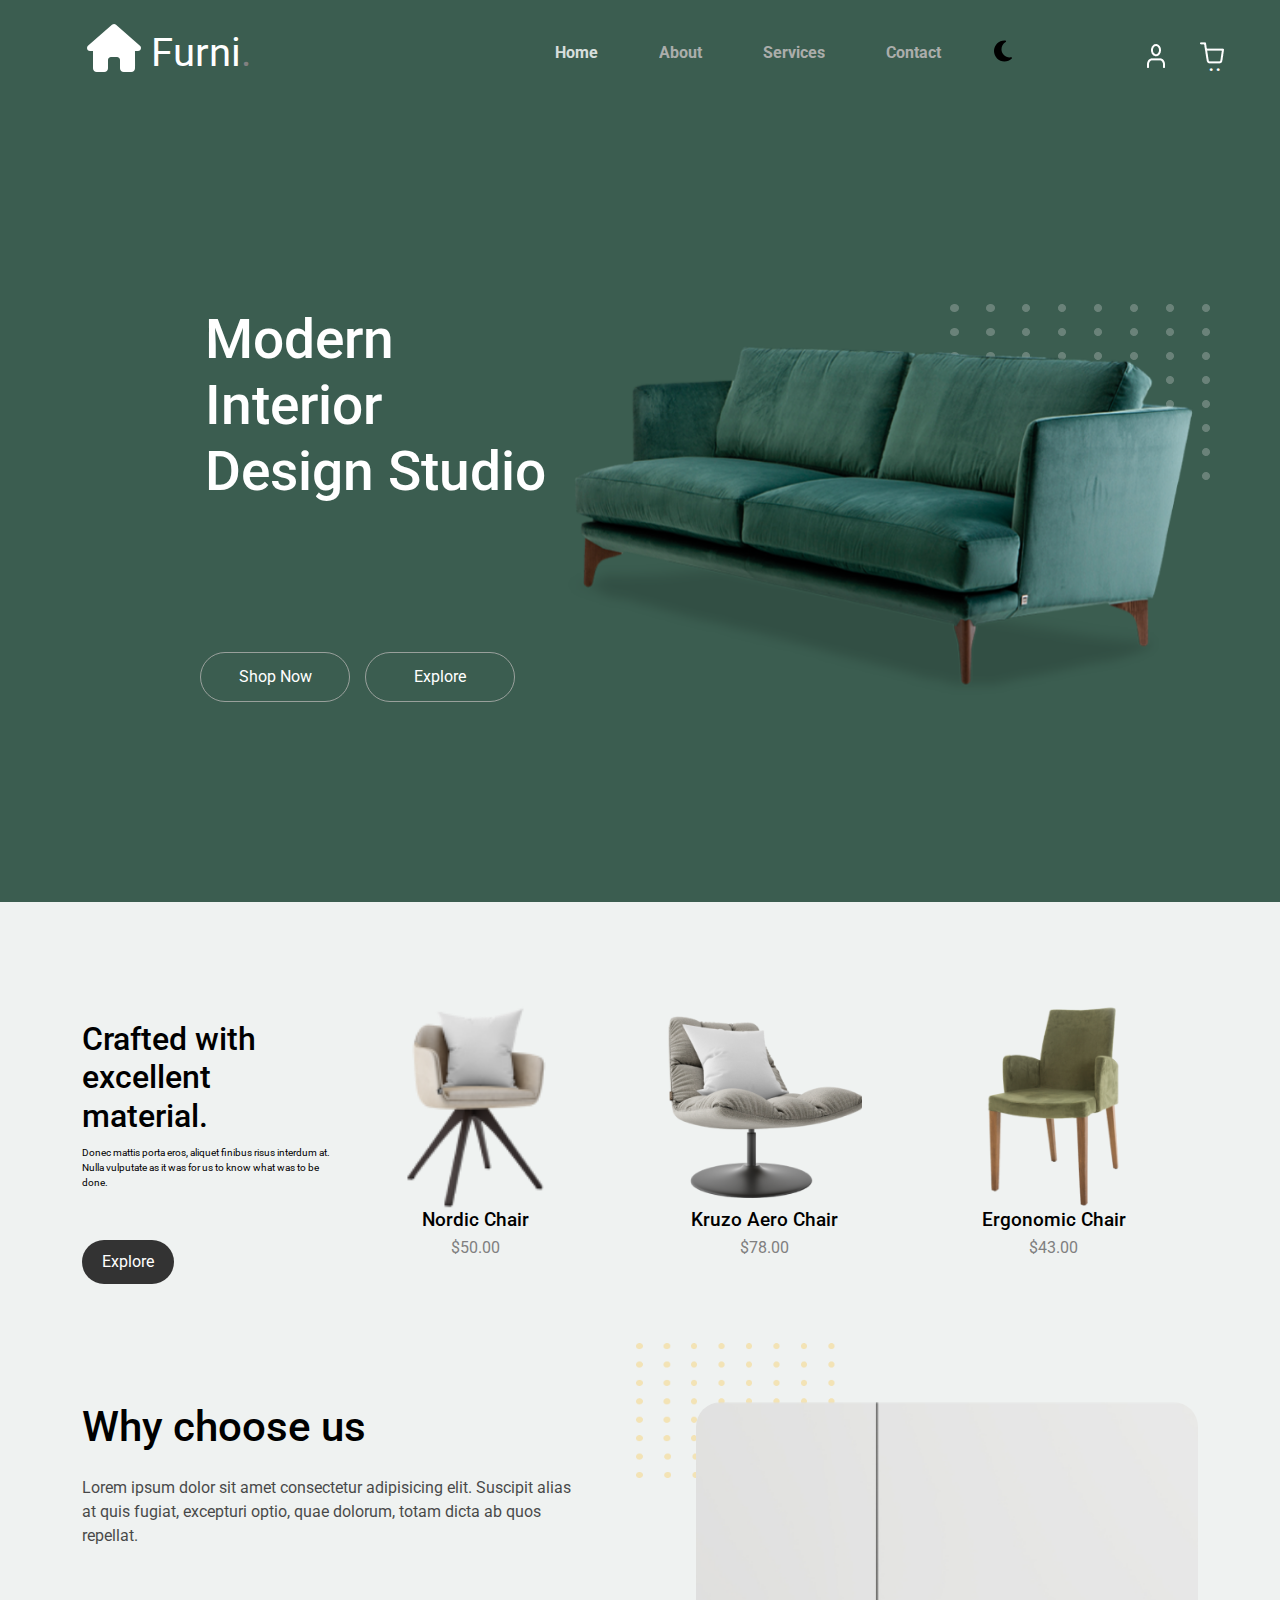
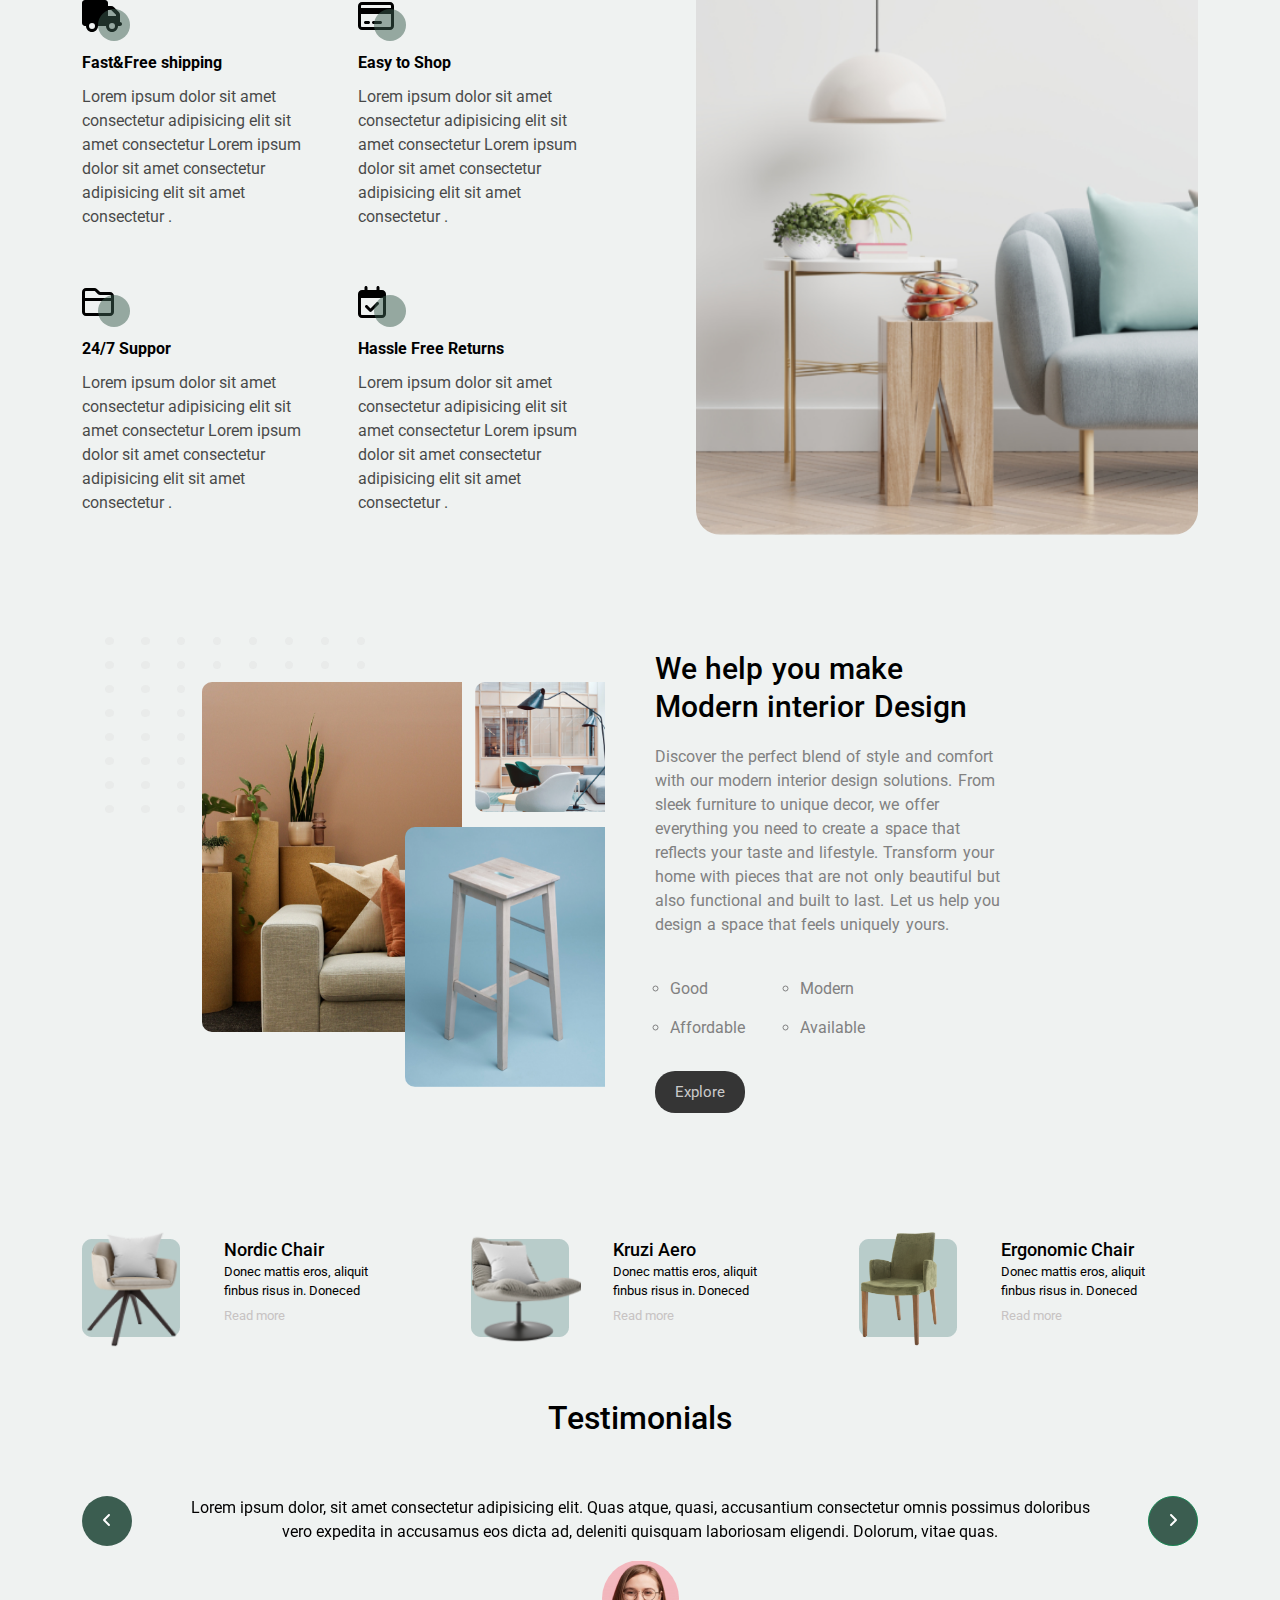
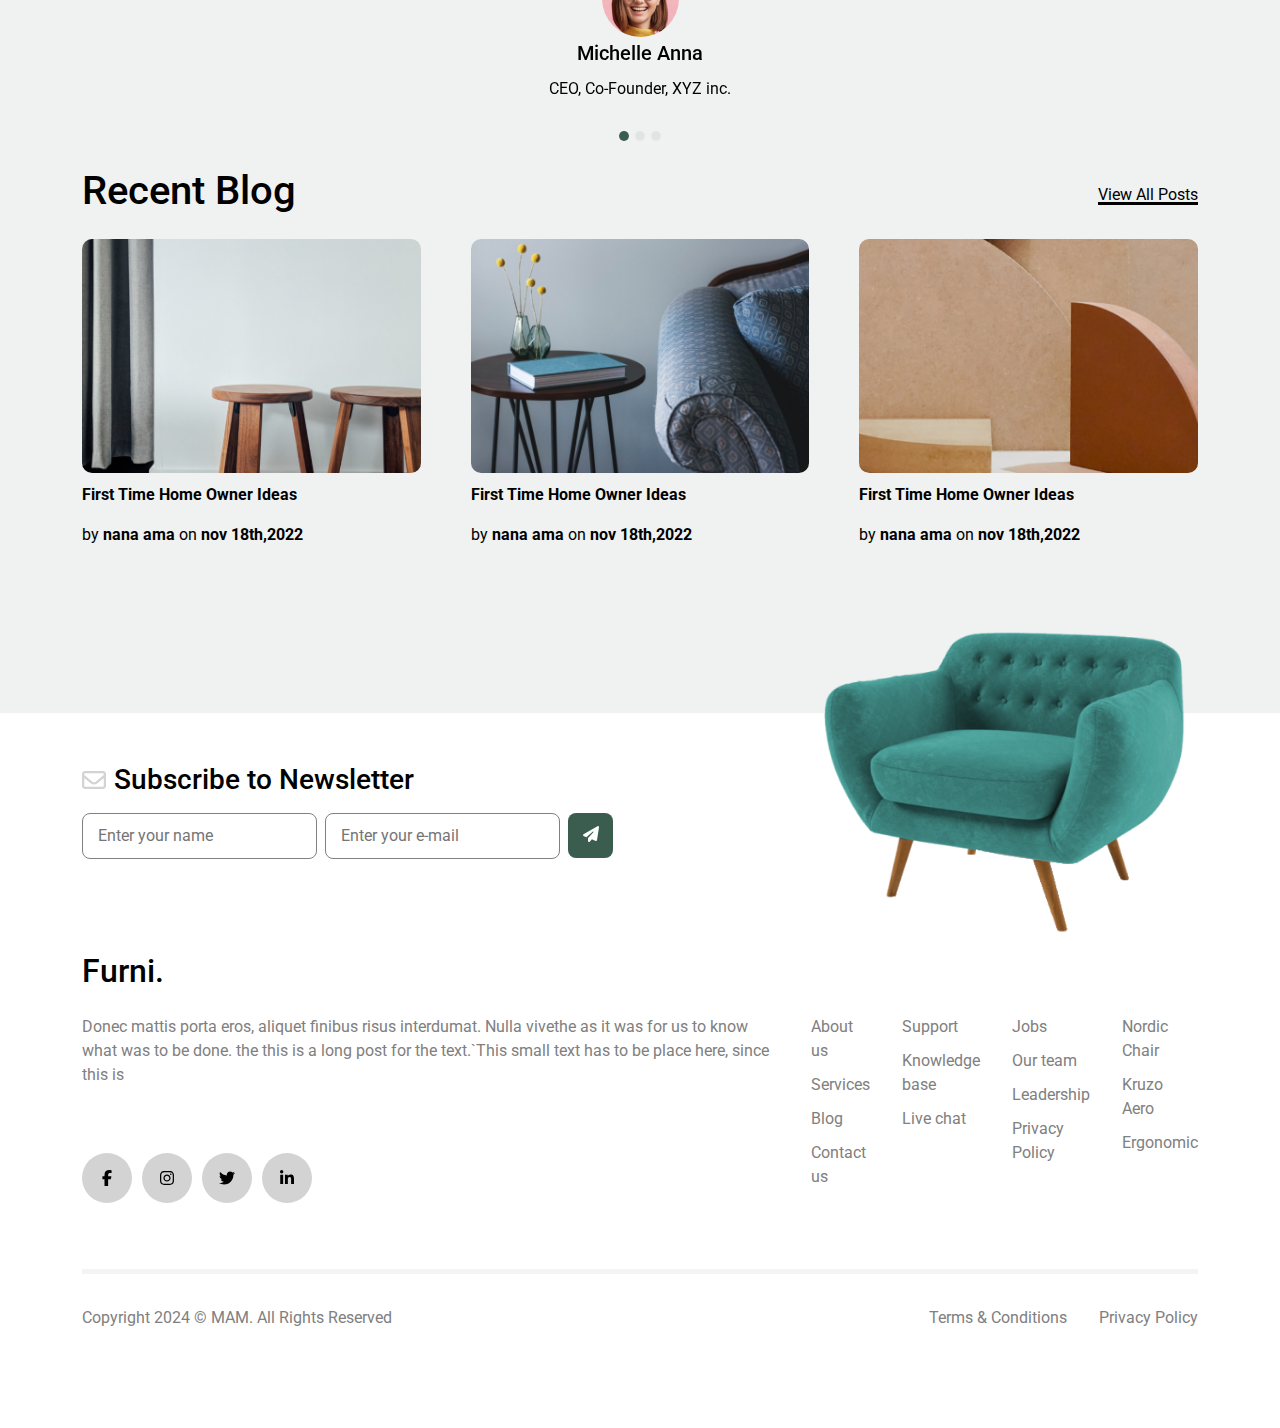
<file: index.html>
<!DOCTYPE html>
<html lang="en">
  <head>
    <meta charset="UTF-8" />
    <meta name="viewport" content="width=device-width, initial-scale=1.0" />
    <title>Furni.</title>
    <link rel="icon" href="./imgs/logooo.png" />
    <!-- FontAwesome -->
    <link rel="stylesheet" href="./css/all.min.css" />
    <!-- Bootstrap -->
    <link rel="stylesheet" href="./css/bootstrap.min.css" />
    <!-- Roboto Font -->
    <link rel="preconnect" href="https://fonts.googleapis.com" />
    <link rel="preconnect" href="https://fonts.gstatic.com" crossorigin />
    <link
      href="https://fonts.googleapis.com/css2?family=Roboto:ital,wght@0,100;0,300;0,400;0,500;0,700;0,900;1,100;1,300;1,400;1,500;1,700;1,900&display=swap"
      rel="stylesheet"
    />
    <!-- Project CSS -->
    <link rel="stylesheet" href="./css/global.css" />
    <link rel="stylesheet" href="./css/hero.css" />
    <link rel="stylesheet" href="./css/products.css" />
    <link rel="stylesheet" href="./css/about-us.css" />
    <link rel="stylesheet" href="./css/features.css" />
    <link rel="stylesheet" href="./css/testamonial.css" />
    <link rel="stylesheet" href="./css/blog.css" />
    <link rel="stylesheet" href="./css/contact.css" />
    <link rel="stylesheet" href="./css/footer.css" />
  </head>

  <body class="">
    <!-- Hero Section -->
    <nav class="navbar navbar-expand-lg navbar-dark bg-dark" id="head-1">
      <div class="container-fluid">
        <div class="logo">
          <i class="fa-solid fa-house" id="fa2"></i>
          Furni<span>.</span>
        </div>

        <button
          class="navbar-toggler"
          type="button"
          data-bs-toggle="collapse"
          data-bs-target="#navbarNav"
          aria-controls="navbarNav"
          aria-expanded="false"
          aria-label="Toggle navigation"
        >
          <span class="navbar-toggler-icon"></span>
        </button>

        <div class="collapse navbar-collapse" id="navbarNav">
          <ul class="navbar-nav ms-auto">
            <li class="nav-item">
              <a class="nav-link active" aria-current="page" href="#">Home</a>
            </li>
            <li class="nav-item">
              <a class="nav-link" href="#about">About</a>
            </li>
            <li class="nav-item">
              <a class="nav-link" href="#service">Services</a>
            </li>
            <li class="nav-item">
              <a class="nav-link" href="#contact">Contact</a>
            </li>
            <li class="nav-item">
              <i
                onclick="ToggleDarkMode()"
                style="
                  cursor: pointer;
                  color: var(--main-text-color);
                  font-size: 24px;
                "
                class="fa-solid fa-moon"
              ></i>
            </li>
            <li class="nav-item">
              <div class="icons1">
                <img class="one" src="imgs/Vector-1.png" alt="" />
                <img class="two" src="imgs/Vector-2.png" alt="" />
                <img class="three" src="imgs/Vector.png" alt="" />
                <div class="dot">..</div>
              </div>
            </li>
          </ul>
        </div>
      </div>
    </nav>

    <section class="header-section">
      <div class="text-header">
        <h1>Modern Interior Design Studio</h1>
        <div class="buttons">
          <button class="first-button">Shop Now</button>
          <button class="second-button">Explore</button>
        </div>
      </div>
      <div class="photos">
        <img class="background" src="imgs/Dotted.png" alt="Notfound!" />
        <img class="sofa" src="imgs/couch 1.png" alt="Notfound!" />
      </div>
    </section>
    <div class="container">
      <!-- Products Section -->
      <section class="products-section">
        <div class="content">
          <h1>Crafted with excellent material.</h1>
          <p>
            Donec mattis porta eros, aliquet finibus risus interdum at. Nulla
            vulputate as it was for us to know what was to be done.
          </p>
          <button class="button">Explore</button>
        </div>
        <div class="product" onclick="showProductName('Nordic Chair')">
          <img src="./imgs/product-1-1.png" alt="Nordic Chair" />
          <div class="product-footer">
            <h3>Nordic Chair</h3>
            <p>$50.00</p>
          </div>
          <div class="add-to-cart">+</div>
        </div>
        <div class="product" onclick="showProductName('Kruzo Aero Chair')">
          <img src="./imgs/product-2.png" alt="Kruzo Aero Chair" />
          <div class="product-footer">
            <h3>Kruzo Aero Chair</h3>
            <p>$78.00</p>
            <div class="add-to-cart">+</div>
          </div>
        </div>
        <div class="product" onclick="showProductName('Ergonomic Chair')">
          <img src="./imgs/product-3.png" alt="Ergonomic Chair" />
          <div class="product-footer">
            <h3>Ergonomic Chair</h3>
            <p>$43.00</p>
            <div class="add-to-cart">+</div>
          </div>
        </div>
      </section>

      <!-- About Section -->
      <section class="about-us-section" id="about">
        <div class="flex-content">
          <div class="text-content">
            <div class="title">
              <h1>Why choose us</h1>
              <div class="opasity">
                Lorem ipsum dolor sit amet consectetur adipisicing elit.
                Suscipit alias at quis fugiat, excepturi optio, quae dolorum,
                totam dicta ab quos repellat.
              </div>
            </div>
            <div class="grid-items">
              <div class="item" id="item1">
                <div class="totalicon">
                  <i class="fa-solid fa-truck"></i>
                  <div class="circul"></div>
                </div>
                <b>Fast&Free shipping</b>

                <div class="opasity">
                  Lorem ipsum dolor sit amet consectetur adipisicing elit sit
                  amet consectetur Lorem ipsum dolor sit amet consectetur
                  adipisicing elit sit amet consectetur .
                </div>
              </div>
              <div class="item" id="item2">
                <div class="totalicon">
                  <i class="fa-regular fa-credit-card"></i>
                  <div class="circul"></div>
                </div>
                <b>Easy to Shop</b>

                <div class="opasity">
                  Lorem ipsum dolor sit amet consectetur adipisicing elit sit
                  amet consectetur Lorem ipsum dolor sit amet consectetur
                  adipisicing elit sit amet consectetur .
                </div>
              </div>
              <div class="item" id="item3">
                <div class="totalicon">
                  <i class="fa-regular fa-folder-closed"></i>
                  <div class="circul"></div>
                </div>
                <b>24/7 Suppor</b>

                <div class="opasity">
                  Lorem ipsum dolor sit amet consectetur adipisicing elit sit
                  amet consectetur Lorem ipsum dolor sit amet consectetur
                  adipisicing elit sit amet consectetur .
                </div>
              </div>
              <div class="item" id="item4">
                <div class="totalicon">
                  <i class="fa-regular fa-calendar-check"></i>
                  <div class="circul"></div>
                </div>
                <b>Hassle Free Returns</b>

                <div class="opasity">
                  Lorem ipsum dolor sit amet consectetur adipisicing elit sit
                  amet consectetur Lorem ipsum dolor sit amet consectetur
                  adipisicing elit sit amet consectetur .
                </div>
              </div>
            </div>
          </div>

          <div class="image-container">
            <img
              class="upper-photo"
              src="./imgs/the image.png"
              alt="Upper Photo"
            />
            <img
              class="lower-photo"
              src="./imgs/Dot.png"
              alt="Background Photo"
            />
          </div>
        </div>
        <script src="js/about-us.js"></script>
      </section>

      <!-- Features Section -->
      <section id="Momen">
        <div id="photos">
          <img src="./imgs/Dotted.png" alt="" id="dots" />
          <img src="./imgs/img-grid-1 1.png" alt="" id="big-img" />
          <img src="./imgs/img-grid-2 1.png" alt="" id="small-img" />
          <img src="./imgs/img-grid-3 1.png" alt="" id="mid-img" />
        </div>
        <div id="discription">
          <h2>
            We help you make <br />
            Modern interior Design
          </h2>
          <p>
            Discover the perfect blend of style and comfort with our modern
            interior design solutions. From sleek furniture to unique decor, we
            offer everything you need to create a space that reflects your taste
            and lifestyle. Transform your home with pieces that are not only
            beautiful but also functional and built to last. Let us help you
            design a space that feels uniquely yours.
          </p>
          <ul id="example-list"></ul>
          <a href="">Explore</a>
        </div>
      </section>

      <!-- Testamonial Section -->
      <section class="testamonial-section" id="service">
        <div class="cards-container">
          <div class="item">
            <div class="image">
              <img
                src="./imgs/product-1-1.png"
                alt="chair1"
                style="height: 120px; width: 100px"
              />
            </div>
            <div class="wall">
              <img src="./imgs/Rectangle 10.png" alt="wall" />
            </div>

            <div class="text">
              <h2>Nordic Chair</h2>
              <p>Donec mattis eros, aliquit finbus risus in. Doneced</p>
              <a href="">Read more</a>
            </div>
          </div>

          <div class="item">
            <div class="image">
              <img
                src="./imgs/product-2-1.png"
                alt="chair2"
                style="height: 120px; width: 110px"
              />
            </div>
            <div class="wall">
              <img src="./imgs/Rectangle 10.png" alt="wall" />
            </div>

            <div class="text">
              <h2>Kruzi Aero</h2>
              <p>Donec mattis eros, aliquit finbus risus in. Doneced</p>
              <a href="">Read more</a>
            </div>
          </div>

          <div class="item">
            <div class="image">
              <img
                src="./imgs/product-3.png"
                alt="chair3"
                style="height: 120px; width: 80px"
              />
            </div>
            <div class="wall">
              <img src="./imgs/Rectangle 10.png" alt="wall" />
            </div>

            <div class="text">
              <h2>Ergonomic Chair</h2>
              <p>Donec mattis eros, aliquit finbus risus in. Doneced</p>
              <a href="">Read more</a>
            </div>
          </div>
        </div>
        <h2 id="testamonial-header" class="text-center w-100">Testimonials</h2>
        <div id="carouselExampleCaptions" class="carousel slide">
          <div class="carousel-indicators">
            <button
              data-bs-target="#carouselExampleCaptions"
              data-bs-slide-to="0"
              class="active rounded-circle"
              style="width: 10px; height: 10px"
              aria-current="true"
              aria-label="Slide 1"
            ></button>
            <button
              data-bs-target="#carouselExampleCaptions"
              data-bs-slide-to="1"
              class="rounded-circle"
              style="width: 10px; height: 10px"
              aria-label="Slide 2"
            ></button>
            <button
              data-bs-target="#carouselExampleCaptions"
              data-bs-slide-to="2"
              class="rounded-circle"
              style="width: 10px; height: 10px"
              aria-label="Slide 3"
            ></button>
          </div>
          <div class="carousel-inner">
            <div class="carousel-item active">
              <p class="text-center">
                Lorem ipsum dolor, sit amet consectetur adipisicing elit. Quas
                atque, quasi, accusantium consectetur omnis possimus doloribus
                vero expedita in accusamus eos dicta ad, deleniti quisquam
                laboriosam eligendi. Dolorum, vitae quas.
              </p>
              <div class="d-flex flex-column align-items-center gap-1">
                <img
                  class="rounded-circle"
                  src="./imgs/person-1 1.png"
                  alt=""
                />
                <h5>Michelle Anna</h5>
                <p>CEO, Co-Founder, XYZ inc.</p>
              </div>
            </div>
            <div class="carousel-item">
              <p class="text-center">
                Lorem ipsum dolor sit amet consectetur adipisicing elit.
                Maiores, cumque deserunt tempore aperiam itaque a. Ab
                necessitatibus tempore soluta nemo ipsum, quibusdam quia quidem
                distinctio laboriosam ut labore adipisci a.
              </p>
              <div class="d-flex flex-column align-items-center gap-1">
                <img
                  class="rounded-circle"
                  src="./imgs/person-1 1.png"
                  alt=""
                />
                <h5>Michelle Anna</h5>
                <p>CEO, Co-Founder, XYZ inc.</p>
              </div>
            </div>
            <div class="carousel-item">
              <p class="text-center">
                Lorem ipsum dolor sit amet consectetur adipisicing elit. Ipsum
                temporibus consectetur voluptas vero asperiores cupiditate
                aspernatur nesciunt, animi ullam autem suscipit voluptatum
                magnam omnis! Facilis nulla dolore et atque ipsa.
              </p>
              <div class="d-flex flex-column align-items-center gap-1">
                <img
                  class="rounded-circle"
                  src="./imgs/person-1 1.png"
                  alt=""
                />
                <h5>Michelle Anna</h5>
                <p>CEO, Co-Founder, XYZ inc.</p>
              </div>
            </div>
          </div>
          <!-- Previous Button -->
          <button
            id="carousel-back"
            class="btn rounded-circle"
            style="background-color: var(--primary-color); color: white"
            data-bs-target="#carouselExampleCaptions"
            data-bs-slide="prev"
          >
            <i class="fa-solid fa-angle-left"></i>
            <span class="visually-hidden">Previous</span>
          </button>
          <!-- Next Button -->
          <button
            id="carousel-next"
            class="btn btn-success rounded-circle"
            style="background-color: var(--primary-color); color: white"
            data-bs-target="#carouselExampleCaptions"
            data-bs-slide="next"
          >
            <i class="fa-solid fa-angle-right"></i>
            <span class="visually-hidden">Next</span>
          </button>
        </div>
      </section>

      <!-- Blogs Section -->
      <section class="blog-section">
        <div class="content">
          <h1>Recent Blog</h1>
          <a href="pics.html" target="_blank">View All Posts</a>
        </div>

        <div class="images-container">
          <div class="item" style="cursor: pointer">
            <img src="imgs/post-1 1.png" alt="post-1" />

            <div class="content">
              <p><strong>First Time Home Owner Ideas</strong></p>
              <p>
                by <strong>nana ama</strong> on <strong>nov 18th,2022</strong>
              </p>
            </div>
          </div>

          <div class="item" style="cursor: pointer">
            <img src="imgs/post-2 1.png" alt="post-2" />

            <div class="content">
              <p><strong>First Time Home Owner Ideas</strong></p>
              <p>
                by <strong>nana ama</strong> on <strong>nov 18th,2022</strong>
              </p>
            </div>
          </div>

          <div class="item" style="cursor: pointer">
            <img src="imgs/post-3 1.png" alt="post-3" />

            <div class="content">
              <p><strong>First Time Home Owner Ideas</strong></p>
              <p>
                by <strong>nana ama</strong> on <strong>nov 18th,2022</strong>
              </p>
            </div>
          </div>
        </div>
      </section>
    </div>
    <!-- Contact Section -->
    <section class="contact-section" id="contact">
      <div class="container" id="contact-section-container">
        <form id="contact-form" action="">
          <h3>
            <span><i class="fa-regular fa-envelope"></i></span>Subscribe to
            Newsletter
          </h3>
          <div class="d-flex">
            <div class="input-field">
              <input id="name" type="text" placeholder="Enter your name" />
              <span id="name-error">You must enter your name.</span>
            </div>
            <div class="input-field">
              <input id="email" type="email" placeholder="Enter your e-mail" />
              <span id="email-error">You must enter your email.</span>
            </div>
            <button type="submit">
              <i class="fa-solid fa-paper-plane"></i>
            </button>
          </div>
        </form>
        <img src="./imgs/sofa 1.png" alt="Sofa Image" />
      </div>
    </section>

    <!-- Footer -->
    <footer>
      <div class="container">
        <h2>Furni.</h2>
        <div class="menus">
          <div class="column">
            <p>
              Donec mattis porta eros, aliquet finibus risus interdumat. Nulla
              vivethe as it was for us to know what was to be done. the this is
              a long post for the text.`This small text has to be place here,
              since this is
            </p>

            <div class="social">
              <div class="item">
                <i class="fa-brands fa-facebook-f"></i>
              </div>
              <div class="item">
                <i class="fa-brands fa-instagram"></i>
              </div>
              <div class="item">
                <i class="fa-brands fa-twitter"></i>
              </div>
              <div class="item">
                <i class="fa-brands fa-linkedin-in"></i>
              </div>
            </div>
          </div>
          <ul>
            <li>About us</li>
            <li>Services</li>
            <li>Blog</li>
            <li>Contact us</li>
          </ul>
          <ul>
            <li>Support</li>
            <li>Knowledge base</li>
            <li>Live chat</li>
          </ul>
          <ul>
            <li>Jobs</li>
            <li>Our team</li>
            <li>Leadership</li>
            <li>Privacy Policy</li>
          </ul>
          <ul>
            <li>Nordic Chair</li>
            <li>Kruzo Aero</li>
            <li>Ergonomic</li>
          </ul>
        </div>
        <hr />
        <div class="copyright">
          <p>Copyright 2024 &copy; MAM. All Rights Reserved</p>
          <ul class="p-0">
            <li id="first">Terms & Conditions</li>
            <li>Privacy Policy</li>
          </ul>
        </div>
      </div>
    </footer>

    <!-- Fontawesome -->
    <script src="./js/all.min.js"></script>
    <!-- Bootstrap -->
    <script src="./js/bootstrap.min.js"></script>
    <!-- Project Javascript -->
    <script src="./js/dark-mode.js"></script>
    <script src="./js/contact.js"></script>
    <script src="./js/features.js"></script>
    <script src="./js/products-section.js"></script>
    <script src="./js/about-us.js"></script>
  </body>
</html>
</file>
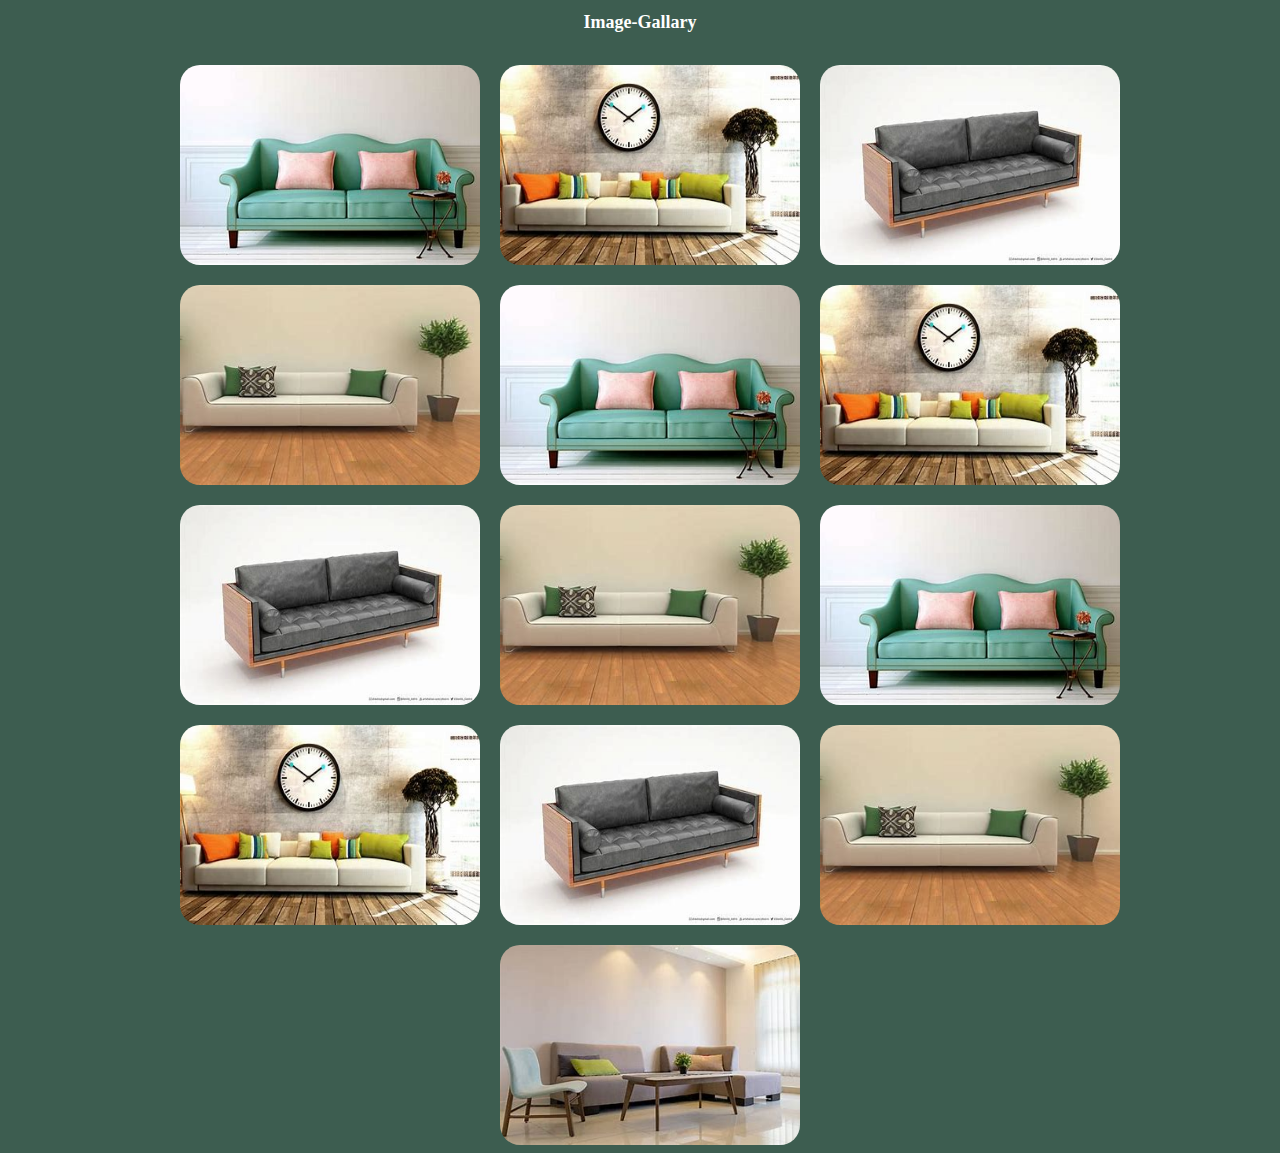
<file: pics.html>
<!DOCTYPE html>
<html lang="en">
<head>
    <meta charset="UTF-8">
    <meta name="viewport" content="width=device-width, initial-scale=1.0">
    <title>Document</title>
</head>
<body>

   <script>
    
   document.addEventListener('DOMContentLoaded', function() {
    // Create the div element
    const nameDiv = document.createElement('h1');
    nameDiv.style.color='white';
    nameDiv.textContent='Image-Gallary';
    nameDiv.className='name';
    nameDiv.style.fontSize='large';
    nameDiv.style.textAlign='center';

    const galleryDiv = document.createElement('div');
   
    galleryDiv.className = 'image-gallery';
    galleryDiv.style.display = 'flex';
    galleryDiv.style.flexWrap = 'wrap';
    galleryDiv.style.justifyContent='center'
   
   

    // Array of image sources
    const images = [
        'imgs/decor1.jpg',
        'imgs/decor2.jpg',
        'imgs/decor3.jpg',
        'imgs/decor4.jpg',
        'imgs/decor1.jpg',
        'imgs/decor2.jpg',
        'imgs/decor3.jpg',
        'imgs/decor4.jpg',
        'imgs/decor1.jpg',
        'imgs/decor2.jpg',
        'imgs/decor3.jpg',
        'imgs/decor4.jpg',
        'imgs/decor5.jpg'
    ];

    // Loop through the images array and create img elements
    images.forEach(src => {
        const img = document.createElement('img');
        img.src = src;
        img.alt = `Image ${src.split('.')[0].replace('image', '')}`;
        img.style.height='200px';
        img.style.width='300px';
        img.style.borderRadius='20px'
        img.style.marginTop='20px';
        img.style.marginLeft='20px';
        galleryDiv.appendChild(img);
    });

    // Append the gallery div to the body or any other container
    document.body.style.backgroundColor='#3d5d50';
    document.body.appendChild(nameDiv);
    document.body.appendChild(galleryDiv);
});
</script>
</body>
</html>
</file>
<file: css/global.css>
:root {
  --primary-color: #3b5d50;
  --primary-variant: #263d34;
  --main-color: #eff2f1;
  --main-text-color: black;
  --footer-bg: #fff;
}

.dark {
  --primary-color: #183217;
  --primary-variant: #2a5627;
  --main-color: #18191a;
  --main-text-color: white;
  --footer-bg: #242526;
}

* {
  margin: 0;
  padding: 0;
  box-sizing: border-box;
  font-family: "Roboto", sans-serif;
}

body {
  background-color: var(--main-color);
}

.carousel-indicators .active {
  background-color: var(--primary-color) !important;
}

.carousel-indicators button {
  background-color: #d9d9d9 !important;
}
</file>
<file: css/hero.css>
#fa2 {
  font-size: larger;
}
.header-section{
  background-color: var(--primary-color) ;
}
#head-1 {
  position: relative;
  display: flex;
  flex-wrap: wrap;
  align-items: center;
  justify-content: space-between;
  padding-top: 0px !important;
  padding-bottom: 0px !important;
  width: 100%;
  background-color: var(--primary-color) !important;
  position: sticky;
  top: 0;
  z-index: 1030;
}

.navbar > .container,
.navbar > .container-fluid,
.navbar > .container-lg,
.navbar > .container-md,
.navbar > .container-sm,
.navbar > .container-xl,
.navbar > .container-xxl {
  display: flex;
  flex-wrap: inherit;
  align-items: center;
  justify-content: space-between;
  padding: 17px;
}

.logo {
  color: white;
  font-size: 40px;
  margin-left: 70px;
}

.home {
  margin-right: 20px;
  width: 50px;
  height: 100px;
}

.logo span {
  color: grey;
}

.navbar-nav {
  display: flex;
  list-style: none;
  position: relative;
  align-items: center;
  gap: 25px;
}

.navbar-nav .nav-item {
  margin-left: 20px;
}

.navbar-nav a {
  color: rgb(199, 194, 194);
  text-decoration: none;
  opacity: 0.8;
  font-weight: bold;
}

.navbar-nav a:hover {
  color: white;
  text-decoration: underline;
  text-decoration-color: yellow;
  text-underline-offset: 7px;
  text-decoration-thickness: 3px;
  transition-duration: 0.4s;
  cursor: pointer;
}

.icons1 {
  display: flex;
  align-items: center;
  margin-left: 90px;
  color: white;
}

.icons1 .three {
  padding: 25px;
}

.icons1 .dot {
  position: relative;
  color: white;
  left: -41px;
  position: relative;
  bottom: -10px;
  font-size: 25px;
}

.icons1 .one {
  position: relative;
  top: 10px;
}

.icons1 .two {
  position: relative;
  top: -3px;
  left: -14px;
}

/* ---------------------------------------------------- */

.header-section {
  width: 100%;
  background-color: var(--primary-color) ;
  display: flex;
  padding: 140px 70px;
  justify-content: space-between;
  align-items: center;
}

.text-header {
  display: flex;
  flex-direction: column;
  padding: 40px;
  gap: 140px;
  margin: 20px;
  width: 45%;
}

.text-header h1 {
  color: white;
  font-size: 55px;
  margin-left: 75px;
}

.photos {
  display: flex;
  justify-content: flex-end;
  position: relative;
  width: 45%;
}

.background {
  position: absolute;
  right: 0px;
  top: 50px;
}

.sofa {
  z-index: 3;
  width: 130%;
  height: 500px;
}

.buttons {
  display: flex;
  margin-left: 70px;
}

.first-button,
.second-button {
  text-align: center;
  padding: 12px;
  width: 150px;
  background-color: transparent;
  color: white;
  border-radius: 45px;
  border: 1px solid rgba(199, 194, 194, 0.667);
}

.second-button {
  margin-left: 15px;
}

.first-button:hover {
  color: rgb(13, 71, 46);
  background-color: rgb(249, 249, 4);
}

.second-button:hover {
  color: rgb(13, 71, 46);
  background-color:  rgb(249, 249, 4);
}

@media (min-width: 2000px) and (max-width: 2780px){
      .sofa{
        width: 75%;
      }
      .photos{
        width: 55%;
      }
      .logo {
        
        font-size: 45px;
        margin-left: 140px;
      }
      .navbar-nav {
        gap: 50px;
      }
      .navbar-nav .nav-item {
        margin-left: 80px;
    }
    .text-header {
     
      align-items: center;
  }

}


@media (min-width: 872px) and (max-width: 1150px) {
  .text-header h1 {
    margin-left: 0px;
    font-size: 35px;
  }

  .text-header {
    padding: 15px;
  }

  .buttons {
    margin-left: 0px;
  }

  .logo {
    font-size: 30px;
    margin-left: 17px;
  }

  .icons1 {
    margin-left: 45px;
  }

  .nav-bar {
    right: -30px;
    font-size: 13px;
  }

  .head-1 {
    padding-inline: 50px;
    padding-bottom: 10px;
  }

  .sofa {
    width: 118%;
    height: 417px;
  }
}

@media (max-width: 871px) {
  .header-section {
    display: flex;
    flex-direction: column;
    padding: 5px 30px;
    justify-content: center;
    align-items: center;
  }

  .text-header {
    padding: 20px;
    gap: 40px;
  }

  .text-header h1 {
    font-size: 40px;
    margin-left: 0px;
    text-align: center;
  }

  .background {
    top: 23px;
    height: 134px;
  }

  .sofa {
    width: 100%;
    height: 330px;
  }

  .photos {
    justify-content: center;
    margin: 15px;
    width: 58%;
  }

  .buttons {
    margin-left: 0px;
    flex-wrap: wrap;
    gap: 25px;
    justify-content: center;
  }

  .second-button {
    margin-left: 0px;
  }
}

@media (max-width: 540px) {
  .photos {
    display: none;
  }

  .text-header h1 {
    font-size: 27px;
  }

  .header-section {
    padding-inline: 5px;
  }

  .logo {
    font-size: 25px;
    margin-left: 10px;
  }
}
</file>
<file: css/products.css>
/* Products Section */
.products-section {
  padding-top: 100px;
  display: flex;
  justify-content: center;
  align-items: center;
  flex-wrap: wrap;
  background-color: var(--main-color);
}

.products-section .content {
  flex: 1;
  text-align: left;
}

.products-section .content h1 {
  color: var(--main-text-color);
  font-size: 2rem;
  margin-bottom: 10px;
}

.products-section .content p {
  color: var(--main-text-color);
  font-size: 10px;
  margin-bottom: 20px;
  line-height: 1.5;
}

.products-section .content .button {
  background-color: #333;
  color: #fff;
  padding: 10px 20px;
  border: none;
  border-radius: 30px;
  cursor: pointer;
  font-size: 1rem;
  margin-top: 30px;
}

.products-section .content .button:hover {
  background-color: #555;
}

.products-section .product {
  cursor: pointer;
  flex: 1;
  padding: 20px;
  border-radius: 10px;
  text-align: center;
  display: flex;
  flex-direction: column;
  justify-content: space-between;
  align-items: center;
  gap: 5px;
  height: 300px;
  position: relative;
}

.products-section .product img {
  height: 70%;
  position: absolute;
  top: 0;
  transition: transform ease-in-out 0.2s;
}
.products-section .product:hover img {
  transform: translateY(-50px);
}

.products-section .product .product-footer {
  height: 40%;
  display: flex;
  flex-direction: column;
  justify-content: center;
  align-items: center;
  position: absolute;
  bottom: 0;
}

.products-section .product h3 {
  color: var(--main-text-color);
  font-size: 1.2rem;
  margin-bottom: 5px;
}

.products-section .product p {
  font-size: 1rem;
  color: gray;
}

.products-section .product:hover {
  background-color: rgba(169, 169, 169, 0.5);
}

.products-section .product .add-to-cart {
  background-color: #333;
  color: #fff;
  border-radius: 50%;
  width: 30px;
  height: 30px;
  position: absolute;
  bottom: -15px;
  left: 50% - 15px;
  display: none;
}

.products-section .product:hover .add-to-cart {
  display: flex;
  justify-content: center;
  align-items: center;
}

@media (max-width: 800px) {
  .products-section {
    flex-direction: column;
    gap: 50px;
  }

  .products-section .content {
    width: 100%;
    text-align: center;
  }

  .products-section .content p {
    margin-bottom: 0;
  }

  .products-section .content .button {
    margin-top: 15px;
    margin-bottom: 30px;
  }

  .products-section .product {
    width: 100%;
    height: auto;
    position: relative;
  }

  .products-section .product img {
    position: static;
    width: 25%;
  }

  .products-section .product .product-footer {
    position: static;
  }
}

@media (max-width: 550px) {
  .products-section .product img {
    width: 80%;
  }
}
</file>
<file: css/about-us.css>
/* About-Us Section */
.about-us-section {
  width: 100%;
  background-color: var(--main-color);
}

.flex-content {
  width: 100%;
  display: flex;
  justify-content: space-between;
  flex-wrap: wrap;
  padding-top: 100px;
  padding-bottom: 100px;
}

.flex-content .text-content {
  width: 45%;
  display: flex;
  flex-direction: column;
  gap: 25px;
  color: var(--main-text-color);
}

.flex-content .text-content .title h1 {
  font-size: 42px;
  margin-bottom: 24px;
}

.opasity {
  opacity: 0.7;
  line-height: 1.5;
}

.flex-content .text-content .grid-items {
  display: grid;
  grid-template-columns: 1fr 1fr;
  gap: 50px;
  margin: 20px 0px;
}

.flex-content .text-content .grid-items .item {
  display: flex;
  flex-flow: column;
  gap: 10px;
  color: var(--main-text-color);
}

.text-content .grid-items .item .totalicon {
  position: relative;
  font-size: 32px;
}

.grid-items .item .totalicon .circul {
  width: 32px;
  height: 32px;
  border-radius: 100%;
  background-color: var(--primary-color);
  opacity: 0.5;
  position: absolute;
  left: 16px;
  bottom: 0;
}

.flex-content .image-container {
  position: relative;
  width: 45%;
}

.flex-content .image-container .lower-photo {
  width: 40%;
  position: absolute;
  top: -8%;
  left: -12%;
  z-index: 1;
}

.flex-content .image-container .upper-photo {
  width: 100%;
  height: 100%;
  position: absolute;
  top: 0;
  right: 0;
  z-index: 3;
  object-fit: cover;
  border-radius: 25px;
}

@media (max-width: 1024px) {
  .flex-content .text-content .grid-items {
    gap: 25px;
  }

  .flex-content .image-container .lower-photo {
    width: 60%;
  }
}

@media (max-width: 980px) {
  .flex-content {
    flex-direction: column;
  }

  .flex-content .text-content {
    width: 100%;
  }

  .flex-content .image-container {
    display: none;
  }
}

@media (max-width: 550px) {
  .flex-content .text-content .grid-items {
    grid-template-columns: 1fr;
  }

  .flex-content .text-content .grid-items .item {
    justify-content: center;
    align-items: center;
  }

  .flex-content .text-content .title h1 {
    text-align: center;
  }

  .opasity {
    text-align: center;
  }
}
</file>
<file: css/features.css>
#Momen {
  background-color: var(--main-color);
  padding-bottom: 150px;
  display: flex;
  align-items: center;
  justify-content: center;
  z-index: -5;
}

#photos {
  position: relative;
  width: 480px;
  height: 450px;
}

#dots {
  position: absolute;
  top: 0;
  left: -20px;
  z-index: 1;
}

#big-img {
  z-index: 2;
  position: absolute;
  top: 10%;
  left: 16%;
  width: 260px;
  height: 350px;
  border-top-left-radius: 10px;
  border-bottom-left-radius: 10px;
}

#mid-img {
  z-index: 3;
  position: absolute;
  right: 0;
  bottom: 0;
  width: 200px;
  height: 260px;
  border-top-left-radius: 10px;
  border-bottom-left-radius: 10px;
}

#small-img {
  z-index: 3;
  position: absolute;
  top: 10%;
  right: 0;
  width: 130px;
  height: 130px;
  border-top-left-radius: 10px;
  border-bottom-left-radius: 10px;
}

#discription {
  width: 500px;
  height: 100%;
  margin-left: 50px;
  position: relative;
  top: 15px;
}

#discription h2 {
  color: var(--main-text-color);
  /* color: rgb(53, 53, 53); */
  font-size: 30px;
  width: fit-content;
  line-height: 1.25;
  word-spacing: 1.25px;
  margin-bottom: 20px;
}

#discription p {
  color: rgb(129, 129, 129);
  max-width: 350px;
  margin-bottom: 40px;
  word-spacing: 1.1px;
}

#discription ul {
  color: rgb(129, 129, 129);
  width: 50%;
  margin-bottom: 40px;
  padding-left: 15px;
  list-style-type: circle;
  display: grid;
  gap: 15px;
  grid-template-columns: auto auto;
}

#discription a {
  font-size: 15px;
  color: rgb(202, 202, 202);
  text-decoration: none;
  padding: 12px 20px;
  background-color: rgb(53, 53, 53);
  border-radius: 20px;
  transition: background-color 0.5s ease-in-out;
}

#discription a:hover {
  background-color: rgb(202, 202, 202);
  color: rgb(53, 53, 53);
  font-weight: bold;
  letter-spacing: 0.5px;
}

@media (max-width: 1024px) {
  #photos {
    width: 350px;
    height: 400px;
  }

  #dots {
    top: 50%;
    left: 50%;
    transform: translate(-50%, -50%);
  }

  #big-img {
    width: 100px;
    height: 100px;
    position: absolute;
    top: auto;
    left: auto;
    bottom: 20%;
    right: 0;
  }

  #mid-img {
    border-top-left-radius: 0;
    border-top-right-radius: 10px;
    border-bottom-left-radius: 0;
    border-bottom-right-radius: 10px;
    top: 50%;
    left: 0;
    transform: translate(0, -50%);
    height: 50%;
    width: 150px;
  }

  #small-img {
    width: 100px;
    height: 100px;
    position: absolute;
    top: 20%;
    left: auto;
    right: 0;
  }
}

@media (max-width: 890px) {
  #Momen {
    align-items: center;
    justify-content: center;
    flex-direction: column;
  }

  #photos {
    width: 100%;
  }

  #dots {
    display: none;
  }

  #big-img {
    width: 25%;
    height: 55%;
    top: 0;
    right: 150px;
    bottom: auto;
    border-top-right-radius: 0;
    border-bottom-right-radius: 0;
  }

  #mid-img {
    width: 30%;
    height: 80%;
    right: 0;
    bottom: -400px;
    left: auto;
    top: auto;
    border-radius: 10px;
    border-top-right-radius: 0;
    border-bottom-right-radius: 0;
  }

  #small-img {
    width: 25%;
    height: 55%;
    bottom: 80px;
    left: 150px;
    right: auto;
    top: auto;
    border-radius: 0;
    border-top-right-radius: 10px;
    border-bottom-right-radius: 10px;
  }
}

@media (max-width: 768px) {
  #Momen {
    align-items: center;
    justify-content: center;
    flex-direction: column;
  }

  #photos {
    width: 100%;
  }

  #dots {
    display: none;
  }

  #big-img {
    width: 30%;
    height: 50%;
    top: 0;
    right: 50px;
    bottom: auto;
    border-top-right-radius: 0;
    border-bottom-right-radius: 0;
  }

  #mid-img {
    display: none;
  }

  #small-img {
    width: 30%;
    height: 55%;
    bottom: 80px;
    left: 60px;
    right: auto;
    top: auto;
    border-radius: 0;
    border-top-right-radius: 10px;
    border-bottom-right-radius: 10px;
  }
}

@media (max-width: 730px) {
  #mid-img {
    display: none;
  }

  #small-img,
  #big-img {
    position: static;
    width: 90%;
    border-radius: 10px;
    object-fit: cover;
    margin-bottom: 25px;
  }

  #discription {
    width: 100%;
    margin: 0;
    padding-inline: 50px;
  }

  #photos {
    display: flex;
    flex-direction: column;
    align-items: center;
    height: auto;
  }
}

@media (max-width: 520px) {
  #discription ul {
    display: flex;
    flex-direction: column;
    gap: 35px;
  }

  #discription h2 {
    font-size: 24px;
  }

}
</file>
<file: css/testamonial.css>
/* Testimonials Section */
.testamonial-section {
  width: 100%;
  display: flex;
  flex-direction: column;
  align-items: center;
  gap: 50px;
  background-color: var(--main-color);
}

.testamonial-section .cards-container {
  width: 100%;
  display: flex;
  justify-content: center;
  align-items: center;
  flex-wrap: wrap;
  gap: 50px;
}

.testamonial-section .item {
  cursor: pointer;
  flex: 1;
  display: flex;
  position: relative;
  border-radius: 10px;
  color: var(--main-text-color);
}

.testamonial-section .item:hover {
  background-color: rgba(169, 169, 169, 0.5);
}

.testamonial-section .item .image {
  position: absolute;
  top: -10px;
  left: 0;
}

.testamonial-section .item .wall {
  border-radius: 5px;
  height: 110px;
  width: 100px;
}

.testamonial-section .item .text p {
  margin: -15px 0px;
  padding-bottom: 20px;
}

.testamonial-section .item .text a {
  text-decoration: none;
  color: rgb(199, 195, 195);
}

.testamonial-section .item .text {
  width: 50%;
  font-size: small;
  margin-left: 42px;
  font-family: "Segoe UI", Tahoma, Geneva, Verdana, sans-serif;
}

.testamonial-section .item .text h2 {
  font-size: 18px;
  margin-bottom: 16px;
}

@media (max-width: 768px) {
  .testamonial-section {
    flex-direction: column;
    align-items: start;
  }
}

/* Carousel */
#testamonial-header {
  color: var(--main-text-color);
}

#carousel-back {
  width: 50px;
  height: 50px;
  position: absolute;
  left: 0;
  top: 0;
}

#carousel-next {
  width: 50px;
  height: 50px;
  position: absolute;
  right: 0;
  top: 0;
}

.carousel-inner {
  padding-inline: 100px;
  padding-bottom: 50px;
  color: var(--main-text-color);
}
</file>
<file: css/blog.css>
/* Blog Section */
.blog-section {
  width: 100%;
  background-color: var(--main-color);
  padding-bottom: 150px;
  display: flex;
  flex-direction: column;
  gap: 16px;
  color: var(--main-text-color);
}

.blog-section .content {
  display: flex;
  justify-content: space-between;
  align-items: center;
}

.blog-section .content a {
  text-decoration: underline;
  text-decoration-thickness: 3px;
  color: var(--main-text-color);
}

.blog-section .images-container {
  width: 100%;
  display: flex;
  justify-content: center;
  align-items: center;
  flex-wrap: wrap;
  gap: 50px;
}

.blog-section .images-container .item {
  flex: 1;
  display: flex;
  flex-direction: column;
  justify-content: center;
  gap: 10px;
  border-radius: 10px;
}

.blog-section .images-container .item:hover {
  background-color: rgba(169, 169, 169, 0.5);
}

.blog-section .images-container .item img {
  width: 100%;
  border-radius: 10px;
}

.blog-section .images-container .content {
  display: flex;
  flex-direction: column;
  justify-content: start;
  align-items: start;
}

@media (max-width: 768px) {
  .blog-section .images-container {
    flex-direction: column;
  }
}
</file>
<file: css/contact.css>
/* Contact Section */
.contact-section {
  background-color: var(--footer-bg);
  padding-top: 50px;
  margin-bottom: -150px;
}

#contact-section-container {
  display: flex;
  justify-content: space-between;
}

.contact-section img {
  width: 35%;
  transform: translateY(-150px);
}

.contact-section form h3 {
  margin-bottom: 16px;
  color: var(--main-text-color);
}

.contact-section form h3 span {
  color: lightgray;
  font-size: 24px;
  margin-right: 8px;
}

.contact-section form .input-field {
  display: flex;
  flex-direction: column;
}

.contact-section form input {
  padding: 10px 15px;
  margin-right: 8px;
  border-radius: 8px;
  border: 1px solid gray;
}

.contact-section form button {
  width: 45px;
  height: 45px;
  border: none;
  border-radius: 8px;
  background-color: var(--primary-color);
  cursor: pointer;
  color: white;
  font-size: 16px;
}

.contact-section form button:hover {
  background-color: var(--primary-variant);
}

@media (max-width: 1200px) {
  .contact-section img {
    transform: translateY(-100px);
  }
}

@media (max-width: 994px) {
  .contact-section {
    margin-bottom: 0;
    padding-bottom: 50px;
  }

  #contact-section-container form h3 {
    text-align: center;
  }
  #contact-section-container {
    justify-content: center;
    align-items: center;
  }

  #contact-section-container img {
    display: none;
  }
}

@media (max-width: 600px) {
  .contact-section form div {
    flex-direction: column;
  }

  .contact-section form input {
    width: 100%;
    margin-right: 0;
    margin-bottom: 12px;
  }

  .contact-section form button {
    width: 100%;
  }
}

.error {
  border: 1px solid red !important;
}

#name-error,
#email-error {
  color: red;
  display: none;
}
</file>
<file: css/footer.css>
/* Footer */
footer {
  background-color: var(--footer-bg);
  padding-bottom: 50px;
  color: var(--main-text-color);
}

footer h2 {
  font-weight: 500;
}

footer .menus {
  margin-top: 25px;
  display: flex;
  justify-content: space-between;
}

footer .menus .column {
  display: flex;
  flex-direction: column;
  width: 400px;
}

footer .menus .column p {
  color: gray;
}

footer .menus .column .social {
  margin: 50px 0;
  display: flex;
}

footer .menus .column .social .item {
  cursor: pointer;
  background-color: lightgray;
  color: black;
  width: 50px;
  height: 50px;
  border-radius: 50%;
  margin-right: 10px;
  display: flex;
  justify-content: center;
  align-items: center;
  transition: background-color ease-in-out 0.2s;
}

footer .menus .column .social .item:hover {
  background-color: gray;
}

footer .menus ul {
  list-style: none;
}

footer .menus ul li {
  font-weight: 400;
  cursor: pointer;
  color: gray;
  margin-bottom: 10px;
  transition: color ease-in-out 0.2s;
}

footer .menus ul li:hover {
  color: rgb(25, 25, 25);
}

footer hr {
  display: block;
  height: 1px;
  border: 0;
  border-top: 5px solid lightgray;
  margin-bottom: 32px;
}

footer .copyright {
  display: flex;
  justify-content: space-between;
  align-items: center;
  margin-bottom: 32px;
}

footer .copyright p {
  color: gray;
}

footer .copyright ul {
  list-style: none;
  display: flex;
}

footer .copyright ul li {
  cursor: pointer;
  color: gray;
  transition: color ease-in-out 0.2s;
}

footer .copyright ul #first {
  margin-right: 32px;
}

footer .copyright li:hover {
  color: rgb(25, 25, 25);
}

@media (max-width: 1280px) {
  footer .menus .column {
    width: 100%;
  }
}

@media (max-width: 750px) {
  footer h2 {
    text-align: center;
  }

  footer .menus {
    width: 100%;
    flex-direction: column;
  }

  footer .menus .col {
    width: 100%;
    align-items: center;
  }

  footer .menus ul {
    display: flex;
    justify-content: center;
    padding: 0;
  }

  footer .menus ul li {
    margin-right: 32px;
  }

  footer .menus .column .social {
    display: flex;
    justify-content: center;
    width: 100%;
  }
}

@media (max-width: 600px) {
  footer li,
  footer p {
    font-size: 12px;
  }
}

@media (max-width: 500px) {
  footer .menus ul {
    flex-direction: column;
    align-items: center;
    margin-bottom: 32px;
  }

  footer .menus ul li {
    margin-right: 0;
  }

  footer .copyright {
    flex-direction: column;
    justify-content: center;
  }

  footer .copyright p {
    margin-bottom: 25px;
  }
}
</file>
